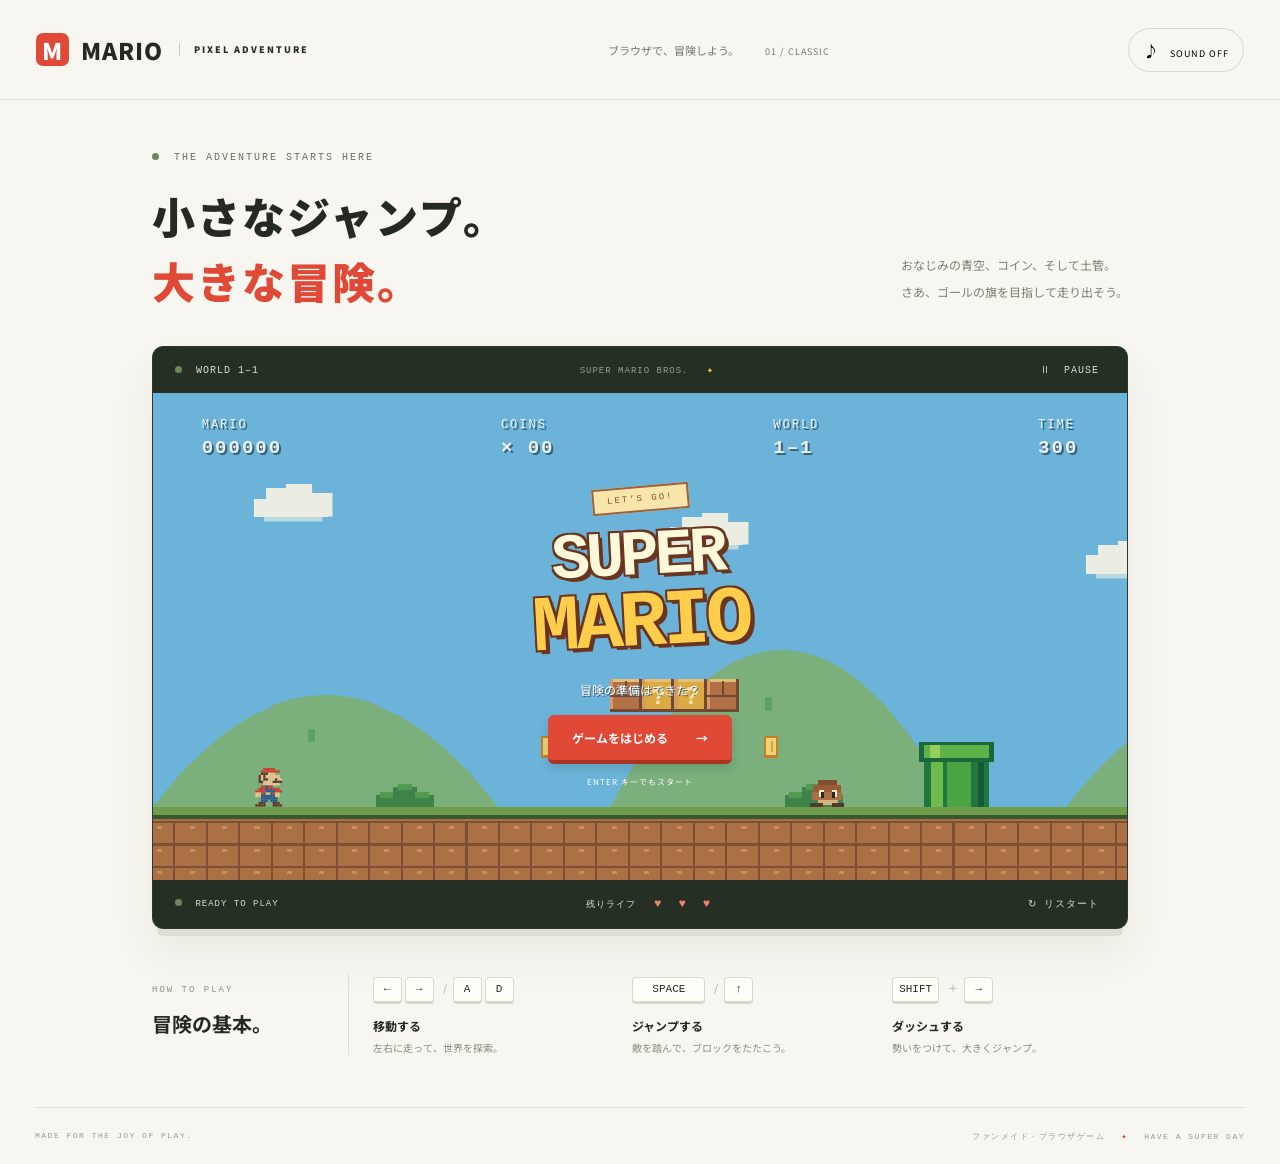
<file: index.html>
<!doctype html><html lang="ja"><head><meta charset="UTF-8"><meta name="viewport" content="width=device-width,initial-scale=1"><title>SUPER MARIO — Pixel Adventure</title><link rel="stylesheet" href="style.css"></head><body><header><a class="brand" href="./"><span class="brand-icon">M</span> MARIO<span class="brand-sub">PIXEL ADVENTURE</span></a><div class="edition">ブラウザで、冒険しよう。 <span>01 / CLASSIC</span></div><button id="sound" aria-label="サウンド切り替え">♪ <span>SOUND OFF</span></button></header><main><div class="intro"><div><p class="eyebrow"><i></i> THE ADVENTURE STARTS HERE</p><h1>小さなジャンプ。<br><span>大きな冒険。</span></h1></div><p class="intro-copy">おなじみの青空、コイン、そして土管。<br>さあ、ゴールの旗を目指して走り出そう。</p></div><section class="game-shell"><div class="game-top"><span><i></i> WORLD 1–1</span><span>SUPER MARIO BROS. <b>✦</b></span><button id="pause">Ⅱ <span>PAUSE</span></button></div><div class="screen"><canvas id="game" width="960" height="480" aria-label="横スクロールアクションゲーム"></canvas><div class="hud"><div>MARIO<strong id="score">000000</strong></div><div>COINS<strong id="coins">× 00</strong></div><div>WORLD<strong>1–1</strong></div><div>TIME<strong id="time">300</strong></div></div><div id="overlay"><div class="badge">LET’S GO!</div><h2>SUPER<br><span>MARIO</span></h2><p id="message">冒険の準備はできた？</p><button id="start">ゲームをはじめる <span>→</span></button><small>ENTER キーでもスタート</small></div></div><div class="game-bottom"><span><i></i> <span id="status">READY TO PLAY</span></span><span>残りライフ <b id="lives">♥ ♥ ♥</b></span><button id="restart">↻ リスタート</button></div></section><section class="instructions"><div class="instruction-title"><span>HOW TO PLAY</span><h3>冒険の基本。</h3></div><div class="control"><div><kbd>←</kbd><kbd>→</kbd><span class="or">/</span><kbd>A</kbd><kbd>D</kbd></div><h4>移動する</h4><p>左右に走って、世界を探索。</p></div><div class="control"><div><kbd class="wide">SPACE</kbd><span class="or">/</span><kbd>↑</kbd></div><h4>ジャンプする</h4><p>敵を踏んで、ブロックをたたこう。</p></div><div class="control"><div><kbd>SHIFT</kbd><span class="plus">＋</span><kbd>→</kbd></div><h4>ダッシュする</h4><p>勢いをつけて、大きくジャンプ。</p></div></section><div class="mobile"><button data-key="ArrowLeft">◀</button><button data-key="ArrowRight">▶</button><button data-key="Space">JUMP</button></div></main><footer><span>MADE FOR THE JOY OF PLAY.</span><span>ファンメイド・ブラウザゲーム <b>✦</b> HAVE A SUPER DAY</span></footer><script src="game.js"></script></body></html>
</file>
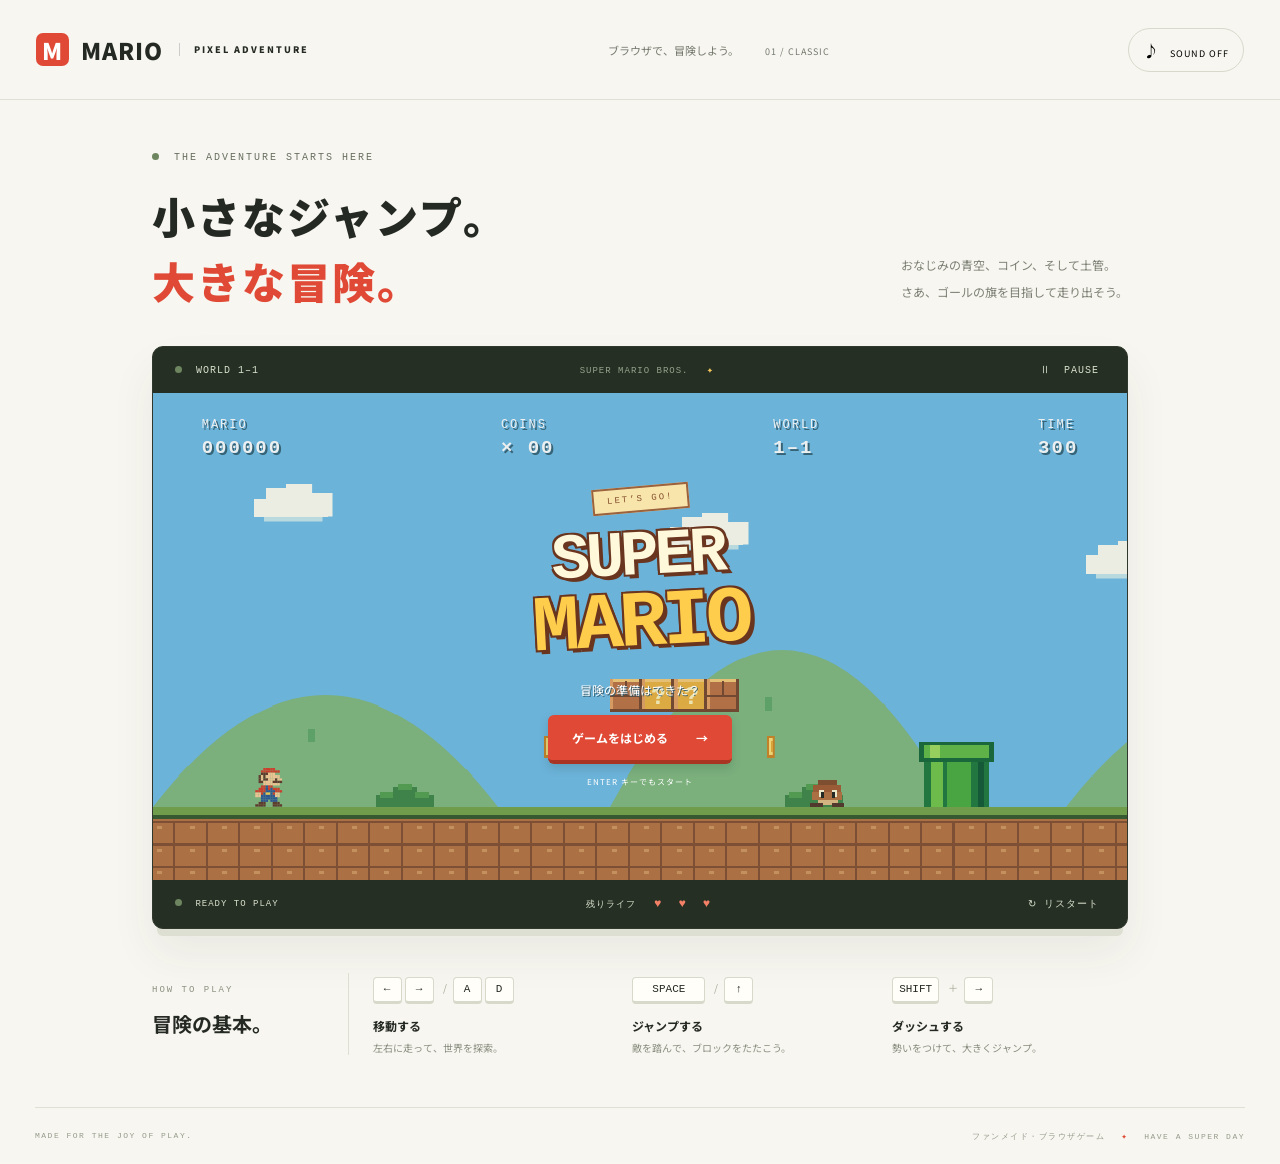
<file: マリオゲーム.html>
<!doctype html><html lang="ja"><head><meta charset="UTF-8"><meta name="viewport" content="width=device-width,initial-scale=1"><title>SUPER MARIO — Pixel Adventure</title><style>@import url('https://fonts.googleapis.com/css2?family=Noto+Sans+JP:wght@400;500;600;700;800;900&display=swap');
:root{--paper:#f7f6f0;--ink:#252923;--muted:#85877d;--red:#df4935}*{box-sizing:border-box}body{margin:0;background:var(--paper);color:var(--ink);font-family:'Noto Sans JP',sans-serif}button,a{-webkit-tap-highlight-color:transparent}button{font:inherit;cursor:pointer}header{height:100px;max-width:1280px;margin:auto;border-bottom:1px solid #dedfd5;display:flex;align-items:center;justify-content:space-between;padding:0 36px}.brand{display:flex;gap:12px;align-items:center;font-size:23px;font-weight:900;letter-spacing:1px;color:var(--ink);text-decoration:none}.brand-icon{background:var(--red);color:white;width:33px;height:33px;text-align:center;border-radius:7px;font-size:23px}.brand-sub{font-size:9px;letter-spacing:2px;border-left:1px solid #ccc;padding-left:14px;margin-left:4px}.edition{font-size:11px;color:#74786d}.edition span{margin-left:24px;font-size:9px;letter-spacing:1px}#sound{background:transparent;border:1px solid #d7d9cd;border-radius:30px;padding:9px 14px;font-size:16px}#sound span{font-size:9px;letter-spacing:1px;margin-left:7px}main{max-width:1040px;margin:auto;padding:52px 32px 0}.intro{display:flex;justify-content:space-between;align-items:end;margin-bottom:34px}.eyebrow{font:10px monospace;letter-spacing:2px;color:#686f60;margin:0 0 20px}i{display:inline-block;width:7px;height:7px;background:#6e8660;border-radius:50%;margin-right:7px}h1{font-size:43px;letter-spacing:2px;line-height:1.5;margin:0;font-weight:900}h1 span{color:var(--red)}.intro-copy{font-size:12px;color:#7d8175;line-height:2.2;margin-bottom:7px}.game-shell{border:1px solid #30382d;border-radius:11px;overflow:hidden;box-shadow:0 12px 0 -5px #dedfd3,0 24px 45px #333e2612;background:#252f24}.game-top,.game-bottom{display:flex;align-items:center;justify-content:space-between;color:#d9e0cd;padding:15px 22px;font:10px monospace;letter-spacing:1px}.game-top>span:nth-child(2){font-size:9px;color:#96a38d}.game-top b{color:#f5c75b;margin-left:12px}.game-top button,.game-bottom button{background:none;border:0;color:inherit;font-size:10px;letter-spacing:1px}.game-top button span{margin-left:6px}.screen{position:relative;aspect-ratio:2;overflow:hidden;background:#6bb8e6}canvas{width:100%;height:100%;display:block;image-rendering:pixelated}.hud{position:absolute;left:5%;right:5%;top:25px;display:flex;justify-content:space-between;color:white;font:12px monospace;letter-spacing:2px;text-shadow:2px 2px #3a677a}.hud strong{display:block;margin-top:5px;font-size:19px}.game-bottom{font-size:9px;padding:16px 22px}.game-bottom b{color:#f48067;font-size:12px;letter-spacing:5px;margin-left:12px}#overlay{position:absolute;inset:0;display:flex;align-items:center;justify-content:center;flex-direction:column;background:#16374814;text-align:center}.badge{background:#f8e5ac;color:#86512e;padding:6px 13px;font:9px monospace;letter-spacing:2px;transform:rotate(-5deg);border:2px solid #9b623d}h2{font:900 64px/0.94 monospace;letter-spacing:-4px;color:#fff8da;text-shadow:4px 4px #6a351e,-2px -2px #6a351e,2px -2px #6a351e,-2px 2px #6a351e;margin:15px 0 3px;transform:rotate(-3deg)}h2 span{color:#ffcd4c;font-size:79px}#message{font-size:12px;color:#fff;text-shadow:1px 1px #345c6c;margin:17px 0}#start{border:0;border-bottom:4px solid #a93421;background:var(--red);color:white;font-weight:700;border-radius:6px;padding:14px 24px;font-size:12px;box-shadow:0 4px 10px #2e574839}#start span{margin-left:25px}#start:hover{background:#ec5b43;transform:translateY(-2px)}#overlay small{font-size:8px;color:white;margin-top:12px;letter-spacing:1px}.instructions{display:grid;grid-template-columns:1fr 1.2fr 1.2fr 1.2fr;gap:24px;margin-top:44px;padding-bottom:34px}.instruction-title{border-right:1px solid #dddfd2}.instruction-title>span{font:9px monospace;letter-spacing:2px;color:#8c9081}h3{font-size:20px;margin:12px 0}kbd{display:inline-flex;align-items:center;justify-content:center;min-width:29px;height:27px;border:1px solid #d7d9cb;border-bottom:3px solid #d7d9cb;background:#fffef8;border-radius:4px;font:11px monospace;padding:0 6px;margin-right:3px}.wide{width:73px}.or,.plus{color:#a5a99a;font-size:10px;margin:0 6px}h4{font-size:12px;margin:13px 0 6px}.control p{font-size:10px;color:#8a8e80;margin:0}footer{max-width:1210px;margin:18px auto 0;border-top:1px solid #dedfd5;padding:23px 0;display:flex;justify-content:space-between;font:8px monospace;letter-spacing:1.5px;color:#969b8c}footer b{color:var(--red);margin:0 10px}.mobile{display:none}button:focus-visible,a:focus-visible{outline:3px solid #e3ae3f;outline-offset:4px}@media(max-width:700px){header{height:75px;padding:0 20px}.brand-sub,.edition{display:none}main{padding:30px 16px 0}h1{font-size:32px}.intro{align-items:start}.intro-copy{font-size:9px;max-width:130px;margin-top:34px}.eyebrow{font-size:8px;letter-spacing:1px}.screen{aspect-ratio:1.5}canvas{height:100%;object-fit:fill}.hud{top:15px;font-size:9px}.hud strong{font-size:14px}h2{font-size:44px}h2 span{font-size:54px}.badge{font-size:7px}.game-top,.game-bottom{padding:12px;font-size:8px}.game-top>span:nth-child(2){display:none}#message{margin:10px 0}#start{padding:10px 18px}.instructions{grid-template-columns:1fr 1fr;gap:24px}.instruction-title{border:0}.mobile{display:flex;gap:12px;padding-bottom:20px}.mobile button{touch-action:none;background:#e9eade;border:1px solid #ccd0bd;border-radius:8px;padding:15px 24px}.mobile button:last-child{margin-left:auto;background:#df4935;color:white}footer{margin:0 16px;font-size:7px;gap:16px;line-height:2}}
</style></head><body><header><a class="brand" href="./"><span class="brand-icon">M</span> MARIO<span class="brand-sub">PIXEL ADVENTURE</span></a><div class="edition">ブラウザで、冒険しよう。 <span>01 / CLASSIC</span></div><button id="sound" aria-label="サウンド切り替え">♪ <span>SOUND OFF</span></button></header><main><div class="intro"><div><p class="eyebrow"><i></i> THE ADVENTURE STARTS HERE</p><h1>小さなジャンプ。<br><span>大きな冒険。</span></h1></div><p class="intro-copy">おなじみの青空、コイン、そして土管。<br>さあ、ゴールの旗を目指して走り出そう。</p></div><section class="game-shell"><div class="game-top"><span><i></i> WORLD 1–1</span><span>SUPER MARIO BROS. <b>✦</b></span><button id="pause">Ⅱ <span>PAUSE</span></button></div><div class="screen"><canvas id="game" width="960" height="480" aria-label="横スクロールアクションゲーム"></canvas><div class="hud"><div>MARIO<strong id="score">000000</strong></div><div>COINS<strong id="coins">× 00</strong></div><div>WORLD<strong>1–1</strong></div><div>TIME<strong id="time">300</strong></div></div><div id="overlay"><div class="badge">LET’S GO!</div><h2>SUPER<br><span>MARIO</span></h2><p id="message">冒険の準備はできた？</p><button id="start">ゲームをはじめる <span>→</span></button><small>ENTER キーでもスタート</small></div></div><div class="game-bottom"><span><i></i> <span id="status">READY TO PLAY</span></span><span>残りライフ <b id="lives">♥ ♥ ♥</b></span><button id="restart">↻ リスタート</button></div></section><section class="instructions"><div class="instruction-title"><span>HOW TO PLAY</span><h3>冒険の基本。</h3></div><div class="control"><div><kbd>←</kbd><kbd>→</kbd><span class="or">/</span><kbd>A</kbd><kbd>D</kbd></div><h4>移動する</h4><p>左右に走って、世界を探索。</p></div><div class="control"><div><kbd class="wide">SPACE</kbd><span class="or">/</span><kbd>↑</kbd></div><h4>ジャンプする</h4><p>敵を踏んで、ブロックをたたこう。</p></div><div class="control"><div><kbd>SHIFT</kbd><span class="plus">＋</span><kbd>→</kbd></div><h4>ダッシュする</h4><p>勢いをつけて、大きくジャンプ。</p></div></section><div class="mobile"><button data-key="ArrowLeft">◀</button><button data-key="ArrowRight">▶</button><button data-key="Space">JUMP</button></div></main><footer><span>MADE FOR THE JOY OF PLAY.</span><span>ファンメイド・ブラウザゲーム <b>✦</b> HAVE A SUPER DAY</span></footer><script>'use strict';
const canvas=document.querySelector('#game'),ctx=canvas.getContext('2d');
const $=s=>document.querySelector(s),keys=new Set();
let mode='ready',previous=0,camera=0,score=0,coins=0,lives=3,time=300,player,blocks,enemies,pickups,particles=[],sound=false,audio;
const ground=408,finish=5350,worldWidth=5660,pits=[[960,1050],[2180,2300],[3650,3790],[4510,4620]];
function tone(f=440,d=.09){if(!sound)return;audio??=new(window.AudioContext||window.webkitAudioContext)();const o=audio.createOscillator(),g=audio.createGain();o.type='square';o.frequency.value=f;g.gain.setValueAtTime(.035,audio.currentTime);g.gain.exponentialRampToValueAtTime(.001,audio.currentTime+d);o.connect(g);g.connect(audio.destination);o.start();o.stop(audio.currentTime+d)}
function reset(full=true){if(full){score=0;coins=0;lives=3}time=300;camera=0;particles=[];player={x:100,y:ground-38,w:26,h:38,vx:0,vy:0,on:false,face:1};blocks=[];enemies=[];pickups=[];for(const x of [450,482,514,546,1450,1482,1514,2700,2732,2764,4100,4132])blocks.push({x,y:282,w:32,h:32,question:x%3!==0,used:false});for(const [x,y,w,h]of [[760,344,64,64],[1740,312,64,96],[3150,344,64,64],[3930,312,64,96]])blocks.push({x,y,w,h,pipe:true});for(let i=0;i<5;i++)blocks.push({x:4880+i*32,y:ground-(i+1)*32,w:32,h:(i+1)*32,stone:true});for(const x of [650,1210,1570,1980,2530,2940,3430,4220,4730])enemies.push({x,y:ground-27,w:29,h:27,vx:-45,home:x,dead:false});for(const x of [380,420,600,1120,1160,1340,1900,1940,2390,2430,2580,3250,3290,3500,4300,4340,4700])pickups.push({x,y:338,w:18,h:24,used:false});hud()}
function hud(){$('#score').textContent=String(score).padStart(6,'0');$('#coins').textContent='× '+String(coins).padStart(2,'0');$('#time').textContent=String(Math.max(0,Math.ceil(time))).padStart(3,'0');$('#lives').textContent='♥ '.repeat(lives).trim()}
function begin(){reset();mode='playing';$('#overlay').style.display='none';$('#status').textContent='ADVENTURE IN PROGRESS';$('#pause').innerHTML='Ⅱ <span>PAUSE</span>';tone(660)}
function overlay(title,message,button){$('#overlay').style.display='flex';$('#overlay h2').innerHTML=title;$('#message').textContent=message;$('#start').innerHTML=button+' <span>→</span>'}
function die(){lives--;tone(150,.3);if(lives<=0){mode='over';overlay('GAME<br><span>OVER</span>','もう一度、冒険に出かけよう。','もう一度プレイ')}else{const n=lives,s=score,c=coins;reset(false);lives=n;score=s;coins=c}hud()}
function win(){mode='won';score+=Math.ceil(time)*10;hud();tone(880,.3);overlay('COURSE<br><span>CLEAR!</span>','ゴール！ スコア '+score.toLocaleString()+' · コイン '+coins+' 枚','もう一度冒険する');$('#status').textContent='COURSE COMPLETED'}
function pause(){if(mode==='playing'){mode='paused';overlay('TAKE A<br><span>BREAK</span>','P キーまたは下のボタンで再開','冒険をつづける');$('#pause').innerHTML='▶ <span>RESUME</span>'}else if(mode==='paused'){mode='playing';$('#overlay').style.display='none';$('#pause').innerHTML='Ⅱ <span>PAUSE</span>'}}
function overlap(a,b){return a.x<b.x+b.w&&a.x+a.w>b.x&&a.y<b.y+b.h&&a.y+a.h>b.y}
function collect(x,y){coins++;score+=200;tone(990);for(let i=0;i<7;i++)particles.push({x,y,vx:(Math.random()-.5)*120,vy:-80-Math.random()*80,t:.55})}
function jump(){if(mode==='playing'&&player.on){player.vy=-680;player.on=false;tone(430,.1)}}
window.addEventListener('keydown',e=>{if(['ArrowLeft','ArrowRight','ArrowUp','ArrowDown','Space'].includes(e.code))e.preventDefault();if(!keys.has(e.code)){if(e.code==='Enter'){if(mode==='paused')pause();else if(mode!=='playing')begin()}if(['Space','ArrowUp','KeyW'].includes(e.code))jump();if(e.code==='KeyP')pause()}keys.add(e.code)});
window.addEventListener('keyup',e=>{keys.delete(e.code)});
window.addEventListener('blur',()=>{keys.clear();if(mode==='playing')pause()});
for(const button of document.querySelectorAll('[data-key]')){button.addEventListener('pointerdown',e=>{e.preventDefault();button.setPointerCapture(e.pointerId);keys.add(button.dataset.key);if(button.dataset.key==='Space')jump()});for(const ev of ['pointerup','pointercancel'])button.addEventListener(ev,()=>keys.delete(button.dataset.key))}
$('#start').onclick=()=>mode==='paused'?pause():begin();$('#restart').onclick=begin;$('#pause').onclick=pause;$('#sound').onclick=()=>{sound=!sound;$('#sound span').textContent=sound?'SOUND ON':'SOUND OFF';tone(660)};
function update(dt){if(mode!=='playing')return;time-=dt;if(time<=0){die();return}const p=player,dir=(keys.has('ArrowRight')||keys.has('KeyD')?1:0)-(keys.has('ArrowLeft')||keys.has('KeyA')?1:0),speed=keys.has('ShiftLeft')||keys.has('ShiftRight')?310:210;p.vx=dir*speed;if(dir)p.face=dir;p.x=Math.max(0,Math.min(worldWidth-p.w,p.x+p.vx*dt));for(const b of blocks)if(p.vx!==0&&overlap(p,b))p.x=p.vx>0?b.x-p.w:b.x+b.w;const oldY=p.y;p.vy+=1450*dt;p.y+=p.vy*dt;p.on=false;for(const b of blocks)if(overlap(p,b)){if(p.vy>0&&oldY+p.h<=b.y+2){p.y=b.y-p.h;p.vy=0;p.on=true}else if(p.vy<0&&oldY>=b.y+b.h-2){p.y=b.y+b.h;p.vy=0;if(!b.pipe&&!b.used){b.used=true;if(b.question)collect(b.x+16,b.y);else score+=50}}}const inPit=pits.some(([a,b])=>p.x+p.w*.65>a&&p.x+p.w*.35<b);if(p.y+p.h>=ground&&!inPit&&oldY+p.h<=ground+10&&p.vy>=0){p.y=ground-p.h;p.vy=0;p.on=true}if(p.y>550){die();return}for(const c of pickups)if(!c.used&&overlap(p,c)){c.used=true;collect(c.x,c.y)}for(const e of enemies){if(e.dead)continue;e.x+=e.vx*dt;if(Math.abs(e.x-e.home)>95||blocks.some(b=>overlap(e,b))){e.vx*=-1;e.x+=e.vx*dt*2}if(overlap(p,e)){if(p.vy>0&&oldY+p.h<e.y+15){e.dead=true;p.vy=-350;score+=100;tone(220)}else{die();return}}}for(const v of particles){v.x+=v.vx*dt;v.y+=v.vy*dt;v.vy+=400*dt;v.t-=dt}particles=particles.filter(v=>v.t>0);camera=Math.max(0,Math.min(worldWidth-960,p.x-290));if(p.x>finish)win();hud()}
function rect(x,y,w,h,c){ctx.fillStyle=c;ctx.fillRect(Math.round(x),Math.round(y),w,h)}
function cloud(x,y,s=1){ctx.fillStyle='#fffdf0';for(const [a,b,w,h]of [[0,16,80,20],[12,4,25,35],[34,0,29,40],[60,10,25,25]])rect(x+a*s,y+b*s,w*s,h*s,'#fffdf0');rect(x+10*s,y+36*s,65*s,5*s,'#c7e8ed')}
function hill(x,y,w,h){ctx.fillStyle='#84ba81';ctx.beginPath();ctx.moveTo(x,y);ctx.quadraticCurveTo(x+w/2,y-h*2,x+w,y);ctx.fill();rect(x+w*.45,y-h*.7,7,13,'#64a96b')}
function brick(b){if(b.pipe){rect(b.x,b.y,b.w,b.h,'#247c40');rect(b.x+7,b.y,12,b.h,'#75c64c');rect(b.x+23,b.y,23,b.h,'#4eaf42');rect(b.x+53,b.y,6,b.h,'#175c37');rect(b.x-5,b.y,b.w+10,20,'#1a6b39');rect(b.x,b.y+3,b.w,13,'#65bd49');rect(b.x+6,b.y+3,10,13,'#a2dc60');return}const color=b.used?'#b28a5c':b.question?'#edb443':'#bf7545';rect(b.x,b.y,b.w,b.h,color);rect(b.x,b.y,b.w,3,'#f7cb77');rect(b.x,b.y,3,b.h,'#e6a466');rect(b.x+b.w-3,b.y,3,b.h,'#794b32');rect(b.x,b.y+b.h-3,b.w,3,'#794b32');if(b.question&&!b.used){ctx.fillStyle='#fff3bd';ctx.font='bold 25px monospace';ctx.fillText('?',b.x+9,b.y+25)}else if(!b.used){for(let y=16;y<b.h;y+=16){rect(b.x,b.y+y,b.w,2,'#794b32');rect(b.x+15,b.y+y-14,2,14,'#794b32')}}}
const sprite=['....RRRRR....','...RRRRRRRR..','...HHHSSS....','..HSHSSSSSS..','..HSHHSSSHSS.','..HHSSSSHHHH.','....SSSSSSS..','...RRBRR.....','..RRRBRBRRR..','.RRRRBBBBRRR.','.SSRBYYBRS S.'.replaceAll(' ',''),' .SSBBBBBBSS..'.trim(), '...BBBBBBB...','...BBB.BBB...','..HHH...HHH..','.HHHH...HHHH.'];
function mario(){const p=player;ctx.save();ctx.translate(p.x+p.w/2,p.y);ctx.scale(p.face*2.35,2.35);const colors={R:'#db402b',S:'#ffd09a',B:'#305b98',H:'#653c2b',Y:'#f8d154'};sprite.forEach((row,y)=>[...row].forEach((v,x)=>{if(colors[v])rect(x-6,y,1,1,colors[v])}));ctx.restore()}
function draw(t){rect(0,0,960,480,'#74bee7');for(let i=0;i<12;i++){let x=i*410-camera*.24;cloud(x+100,90+(i%3)*28,.9);hill(i*450-camera*.4,408,340,110+(i%2)*45)}ctx.save();ctx.translate(-Math.floor(camera),0);for(let x=0;x<worldWidth;x+=32){if(pits.some(([a,b])=>x+16>a&&x+16<b))continue;rect(x,ground,32,72,'#b87645');rect(x,ground,32,8,'#78a64c');rect(x,ground+8,32,4,'#395c31');for(let y=ground+14;y<480;y+=22){rect(x,y,32,2,'#875134');rect(x+((y%2)?8:20),y,2,22,'#875134');rect(x+4,y+5,5,3,'#d29860')}}for(let i=0;i<14;i++){const x=220+i*403;if(pits.some(([a,b])=>x>a&&x<b))continue;for(let k=0;k<3;k++){rect(x+k*17,ground-12-k%2*8,23,12+k%2*8,'#438a4b');rect(x+k*17+4,ground-15-k%2*8,14,6,'#58a354')}}for(const b of blocks)brick(b);for(const c of pickups)if(!c.used){const wob=Math.max(4,Math.abs(Math.cos(t*3))*14);rect(c.x+9-wob/2,c.y,wob,22,'#cf8827');rect(c.x+11-wob/2,c.y+2,Math.max(2,wob-4),17,'#ffe17a');rect(c.x+9,c.y+5,2,11,'#e9ad39')}for(const e of enemies)if(!e.dead){rect(e.x+5,e.y,19,5,'#87502f');rect(e.x+1,e.y+5,27,12,'#a65f36');rect(e.x,e.y+12,29,8,'#b77543');rect(e.x+6,e.y+10,5,7,'#fff6d3');rect(e.x+19,e.y+10,5,7,'#fff6d3');rect(e.x+8,e.y+12,3,6,'#262820');rect(e.x+19,e.y+12,3,6,'#262820');rect(e.x+5,e.y+20,20,5,'#e4bf86');rect(e.x-2,e.y+23,12,4,'#573b2b');rect(e.x+19,e.y+23,12,4,'#573b2b')}rect(finish,165,5,243,'#e9e8d2');rect(finish-3,158,11,11,'#e8c64d');ctx.fillStyle='#e64d37';ctx.beginPath();ctx.moveTo(finish+5,174);ctx.lineTo(finish+65,174);ctx.lineTo(finish+5,210);ctx.fill();rect(finish+90,312,130,96,'#b17554');for(let i=0;i<5;i++)rect(finish+85+i*30,297,20,22,'#b17554');rect(finish+138,357,35,51,'#554838');rect(finish+143,342,25,20,'#554838');mario();for(const v of particles)rect(v.x,v.y,5,5,'#ffe07b');ctx.restore()}
function frame(t){const dt=Math.min((t-previous)/1000||0,.025);previous=t;update(dt);draw(t/1000);requestAnimationFrame(frame)}reset();requestAnimationFrame(frame);
</script></body></html>
</file>
<file: style.css>
@import url('https://fonts.googleapis.com/css2?family=Noto+Sans+JP:wght@400;500;600;700;800;900&display=swap');
:root{--paper:#f7f6f0;--ink:#252923;--muted:#85877d;--red:#df4935}*{box-sizing:border-box}body{margin:0;background:var(--paper);color:var(--ink);font-family:'Noto Sans JP',sans-serif}button,a{-webkit-tap-highlight-color:transparent}button{font:inherit;cursor:pointer}header{height:100px;max-width:1280px;margin:auto;border-bottom:1px solid #dedfd5;display:flex;align-items:center;justify-content:space-between;padding:0 36px}.brand{display:flex;gap:12px;align-items:center;font-size:23px;font-weight:900;letter-spacing:1px;color:var(--ink);text-decoration:none}.brand-icon{background:var(--red);color:white;width:33px;height:33px;text-align:center;border-radius:7px;font-size:23px}.brand-sub{font-size:9px;letter-spacing:2px;border-left:1px solid #ccc;padding-left:14px;margin-left:4px}.edition{font-size:11px;color:#74786d}.edition span{margin-left:24px;font-size:9px;letter-spacing:1px}#sound{background:transparent;border:1px solid #d7d9cd;border-radius:30px;padding:9px 14px;font-size:16px}#sound span{font-size:9px;letter-spacing:1px;margin-left:7px}main{max-width:1040px;margin:auto;padding:52px 32px 0}.intro{display:flex;justify-content:space-between;align-items:end;margin-bottom:34px}.eyebrow{font:10px monospace;letter-spacing:2px;color:#686f60;margin:0 0 20px}i{display:inline-block;width:7px;height:7px;background:#6e8660;border-radius:50%;margin-right:7px}h1{font-size:43px;letter-spacing:2px;line-height:1.5;margin:0;font-weight:900}h1 span{color:var(--red)}.intro-copy{font-size:12px;color:#7d8175;line-height:2.2;margin-bottom:7px}.game-shell{border:1px solid #30382d;border-radius:11px;overflow:hidden;box-shadow:0 12px 0 -5px #dedfd3,0 24px 45px #333e2612;background:#252f24}.game-top,.game-bottom{display:flex;align-items:center;justify-content:space-between;color:#d9e0cd;padding:15px 22px;font:10px monospace;letter-spacing:1px}.game-top>span:nth-child(2){font-size:9px;color:#96a38d}.game-top b{color:#f5c75b;margin-left:12px}.game-top button,.game-bottom button{background:none;border:0;color:inherit;font-size:10px;letter-spacing:1px}.game-top button span{margin-left:6px}.screen{position:relative;aspect-ratio:2;overflow:hidden;background:#6bb8e6}canvas{width:100%;height:100%;display:block;image-rendering:pixelated}.hud{position:absolute;left:5%;right:5%;top:25px;display:flex;justify-content:space-between;color:white;font:12px monospace;letter-spacing:2px;text-shadow:2px 2px #3a677a}.hud strong{display:block;margin-top:5px;font-size:19px}.game-bottom{font-size:9px;padding:16px 22px}.game-bottom b{color:#f48067;font-size:12px;letter-spacing:5px;margin-left:12px}#overlay{position:absolute;inset:0;display:flex;align-items:center;justify-content:center;flex-direction:column;background:#16374814;text-align:center}.badge{background:#f8e5ac;color:#86512e;padding:6px 13px;font:9px monospace;letter-spacing:2px;transform:rotate(-5deg);border:2px solid #9b623d}h2{font:900 64px/0.94 monospace;letter-spacing:-4px;color:#fff8da;text-shadow:4px 4px #6a351e,-2px -2px #6a351e,2px -2px #6a351e,-2px 2px #6a351e;margin:15px 0 3px;transform:rotate(-3deg)}h2 span{color:#ffcd4c;font-size:79px}#message{font-size:12px;color:#fff;text-shadow:1px 1px #345c6c;margin:17px 0}#start{border:0;border-bottom:4px solid #a93421;background:var(--red);color:white;font-weight:700;border-radius:6px;padding:14px 24px;font-size:12px;box-shadow:0 4px 10px #2e574839}#start span{margin-left:25px}#start:hover{background:#ec5b43;transform:translateY(-2px)}#overlay small{font-size:8px;color:white;margin-top:12px;letter-spacing:1px}.instructions{display:grid;grid-template-columns:1fr 1.2fr 1.2fr 1.2fr;gap:24px;margin-top:44px;padding-bottom:34px}.instruction-title{border-right:1px solid #dddfd2}.instruction-title>span{font:9px monospace;letter-spacing:2px;color:#8c9081}h3{font-size:20px;margin:12px 0}kbd{display:inline-flex;align-items:center;justify-content:center;min-width:29px;height:27px;border:1px solid #d7d9cb;border-bottom:3px solid #d7d9cb;background:#fffef8;border-radius:4px;font:11px monospace;padding:0 6px;margin-right:3px}.wide{width:73px}.or,.plus{color:#a5a99a;font-size:10px;margin:0 6px}h4{font-size:12px;margin:13px 0 6px}.control p{font-size:10px;color:#8a8e80;margin:0}footer{max-width:1210px;margin:18px auto 0;border-top:1px solid #dedfd5;padding:23px 0;display:flex;justify-content:space-between;font:8px monospace;letter-spacing:1.5px;color:#969b8c}footer b{color:var(--red);margin:0 10px}.mobile{display:none}button:focus-visible,a:focus-visible{outline:3px solid #e3ae3f;outline-offset:4px}@media(max-width:700px){header{height:75px;padding:0 20px}.brand-sub,.edition{display:none}main{padding:30px 16px 0}h1{font-size:32px}.intro{align-items:start}.intro-copy{font-size:9px;max-width:130px;margin-top:34px}.eyebrow{font-size:8px;letter-spacing:1px}.screen{aspect-ratio:1.5}canvas{height:100%;object-fit:fill}.hud{top:15px;font-size:9px}.hud strong{font-size:14px}h2{font-size:44px}h2 span{font-size:54px}.badge{font-size:7px}.game-top,.game-bottom{padding:12px;font-size:8px}.game-top>span:nth-child(2){display:none}#message{margin:10px 0}#start{padding:10px 18px}.instructions{grid-template-columns:1fr 1fr;gap:24px}.instruction-title{border:0}.mobile{display:flex;gap:12px;padding-bottom:20px}.mobile button{touch-action:none;background:#e9eade;border:1px solid #ccd0bd;border-radius:8px;padding:15px 24px}.mobile button:last-child{margin-left:auto;background:#df4935;color:white}footer{margin:0 16px;font-size:7px;gap:16px;line-height:2}}
</file>
